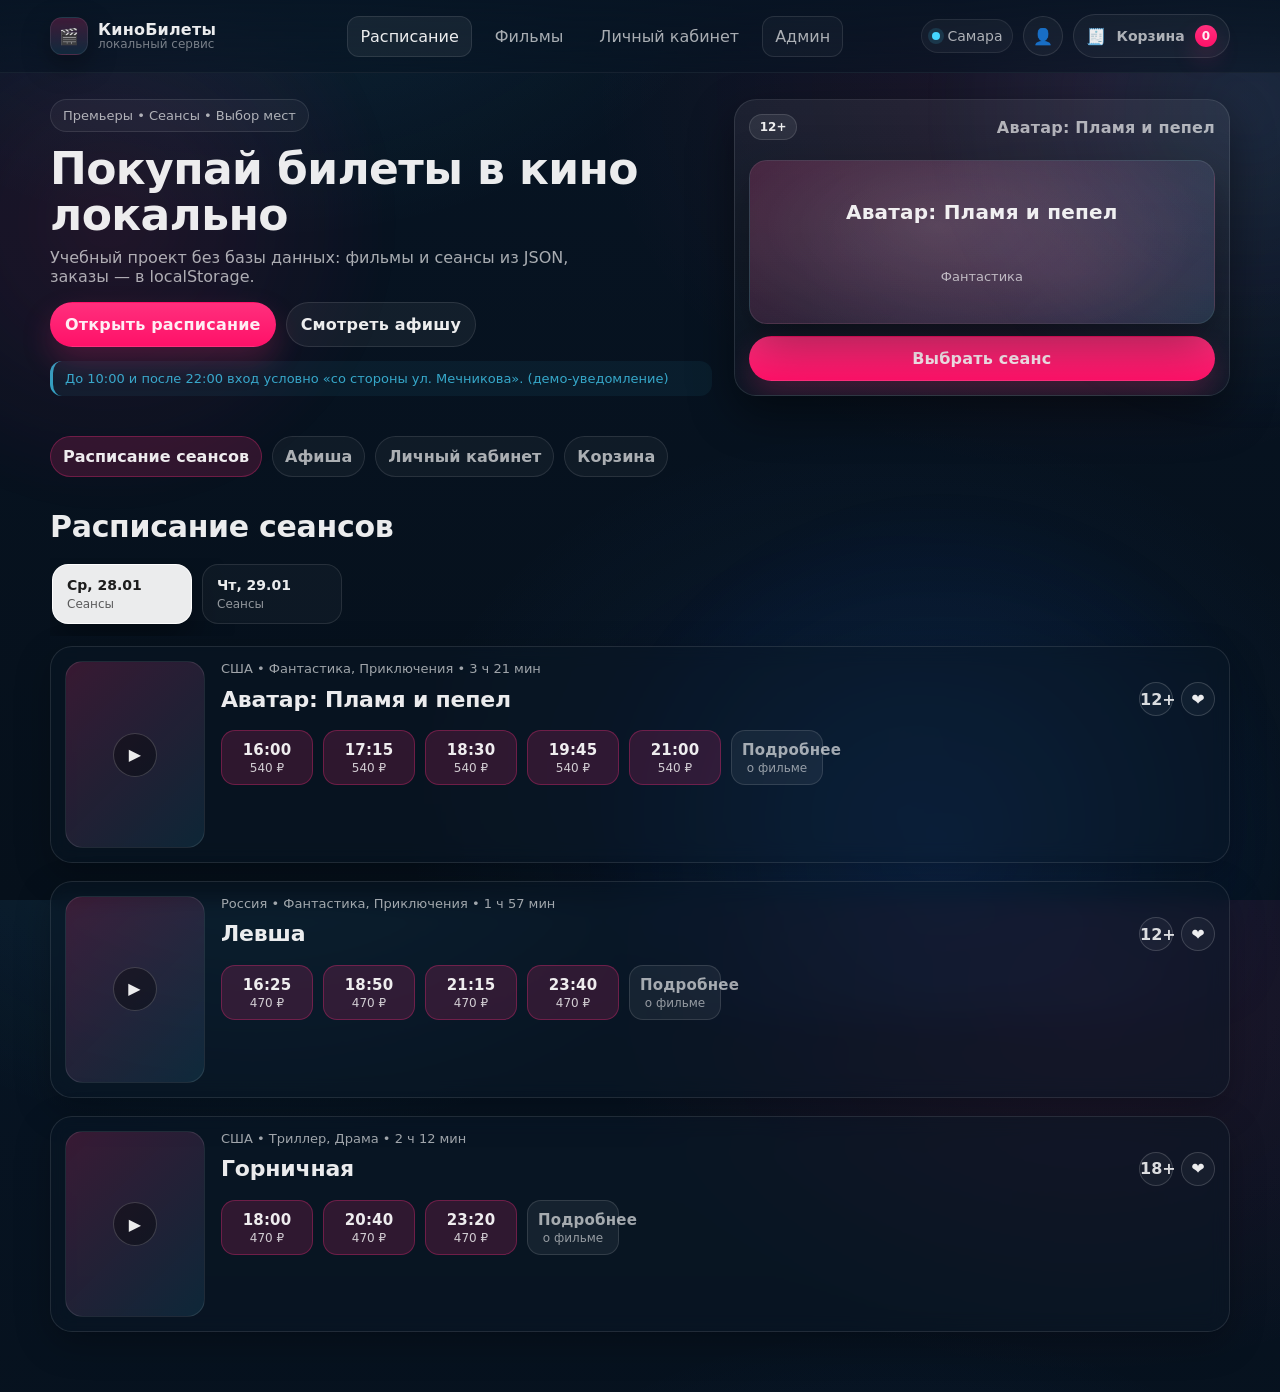
<file: index.html>
<!doctype html>
<html lang="ru">
<head>
  <meta charset="UTF-8" />
  <meta name="viewport" content="width=device-width, initial-scale=1.0" />
  <title>CinemaSite — билеты в кино</title>
  <meta name="description" content="Локальный сервис покупки билетов в кино (учебный проект без БД)" />

  <link rel="stylesheet" href="./css/style.css" />
</head>

<body>
  <!-- Background glow -->
  <div class="bg-glow" aria-hidden="true"></div>

  <!-- Header -->
  <header class="header">
    <div class="container header__inner">
      <a class="brand" href="#" data-nav="home" aria-label="На главную">
        <span class="brand__logo">🎬</span>
        <span class="brand__text">
          <span class="brand__name">КиноБилеты</span>
          <span class="brand__sub">локальный сервис</span>
        </span>
      </a>

      <nav class="nav" aria-label="Навигация">
        <button class="nav__link is-active" data-nav="schedule">Расписание</button>
        <button class="nav__link" data-nav="poster">Фильмы</button>
        <button class="nav__link" data-nav="account">Личный кабинет</button>
        <a class="nav__link nav__link--ghost" href="./admin.html" title="Открыть админ-панель">Админ</a>
      </nav>

      <div class="header__right">
        <div class="city">
          <span class="city__dot"></span>
          <span class="city__name">Самара</span>
        </div>

        <button class="icon-btn" data-nav="account" aria-label="Профиль">
          <span class="icon">👤</span>
        </button>

        <button class="cart-btn" data-nav="checkout" aria-label="Корзина">
          <span class="icon">🧾</span>
          <span class="cart-btn__text">Корзина</span>
          <span class="cart-badge" id="cartBadge" aria-label="Количество товаров в корзине">0</span>
        </button>
      </div>
    </div>
  </header>

  <!-- Hero banner -->
  <section class="hero">
    <div class="container hero__inner">
      <div class="hero__left">
        <div class="tag">Премьеры • Сеансы • Выбор мест</div>
        <h1 class="hero__title">Покупай билеты в кино локально</h1>
        <p class="hero__subtitle">
          Учебный проект без базы данных: фильмы и сеансы из JSON, заказы — в localStorage.
        </p>
        <div class="hero__actions">
          <button class="btn btn--primary" data-nav="schedule">Открыть расписание</button>
          <button class="btn btn--soft" data-nav="poster">Смотреть афишу</button>
        </div>
        <div class="hero__note">
          До 10:00 и после 22:00 вход условно «со стороны ул. Мечникова». (демо-уведомление)
        </div>
      </div>

      <div class="hero__right">
        <div class="hero-card">
          <div class="hero-card__top">
            <span class="pill">12+</span>
            <span class="hero-card__title" id="heroFilmTitle">Премьера недели</span>
          </div>

          <div class="hero-card__media" id="heroPoster">
            <!-- poster (svg placeholder) вставится через JS -->
          </div>

          <div class="hero-card__bottom">
            <button class="btn btn--primary btn--wide" id="heroGoBtn" data-nav="schedule">
              Выбрать сеанс
            </button>
          </div>
        </div>
      </div>
    </div>
  </section>

  <!-- Main content -->
  <main class="main">
    <div class="container">

      <!-- Tabs -->
      <section class="tabs">
        <button class="tab is-active" data-view="schedule">Расписание сеансов</button>
        <button class="tab" data-view="poster">Афиша</button>
        <button class="tab" data-view="account">Личный кабинет</button>
        <button class="tab" data-view="checkout">Корзина</button>
      </section>

      <!-- Views container -->
      <section class="views">
        <!-- Schedule -->
        <div class="view is-active" id="view-schedule" data-view="schedule">
          <div class="view__head">
            <h2 class="view__title">Расписание сеансов</h2>
          </div>

          <div class="date-tabs" id="dateTabs" aria-label="Выбор даты">
            <!-- Вкладки дат создаст JS -->
          </div>

          <div class="schedule" id="scheduleList">
            <!-- Список фильмов + кнопки времени создаст JS -->
          </div>
        </div>

        <!-- Poster -->
        <div class="view" id="view-poster" data-view="poster">
          <div class="view__head">
            <h2 class="view__title">Афиша</h2>

            <div class="filters">
              <input class="input" id="searchInput" type="search" placeholder="Поиск по названию..." />

              <select class="select" id="genreSelect" aria-label="Фильтр по жанру">
                <option value="">Жанр: все</option>
              </select>

              <select class="select" id="ageSelect" aria-label="Фильтр по возрасту">
                <option value="">Возраст: любой</option>
                <option value="6+">6+</option>
                <option value="12+">12+</option>
                <option value="16+">16+</option>
                <option value="18+">18+</option>
              </select>

              <input class="input" id="dateInput" type="date" aria-label="Фильтр по дате (по наличию сеансов)" />
              <button class="btn btn--soft" id="resetFilters">Сбросить</button>
            </div>
          </div>

          <div class="grid" id="posterGrid">
            <!-- Карточки фильмов создаст JS -->
          </div>
        </div>

        <!-- Film page (single) -->
        <div class="view" id="view-film" data-view="film">
          <div class="film" id="filmPage">
            <!-- Страница фильма создаст JS -->
          </div>
        </div>

        <!-- Checkout -->
        <div class="view" id="view-checkout" data-view="checkout">
          <div class="view__head">
            <h2 class="view__title">Корзина / оформление</h2>
          </div>

          <div class="checkout" id="checkoutRoot">
            <!-- Корзина + форма создаст JS -->
          </div>
        </div>

        <!-- Account -->
        <div class="view" id="view-account" data-view="account">
          <div class="view__head">
            <h2 class="view__title">Личный кабинет</h2>
          </div>

          <div class="account" id="accountRoot">
            <!-- Мои билеты + избранное создаст JS -->
          </div>
        </div>
      </section>
    </div>
  </main>

  <!-- Modal root -->
  <div class="modal-overlay" id="modalOverlay" hidden>
    <div class="modal" role="dialog" aria-modal="true" aria-labelledby="modalTitle">
      <button class="modal__close" id="modalClose" aria-label="Закрыть">✕</button>

      <div class="modal__head">
        <h3 class="modal__title" id="modalTitle">Выбор мест</h3>
        <div class="modal__meta" id="modalMeta"></div>
      </div>

      <div class="modal__body">
        <div class="seat-wrap">
          <div class="screen">Экран</div>

          <div class="seat-stage">
            <div class="seat-grid" id="seatGrid" aria-label="Схема зала">
              <!-- Места создаст seats.js -->
            </div>

            <div class="zoom">
              <button class="zoom__btn" id="zoomIn" aria-label="Увеличить">+</button>
              <button class="zoom__btn" id="zoomOut" aria-label="Уменьшить">−</button>
            </div>
          </div>

          <div class="seat-legend">
            <span class="legend-item"><i class="dot free"></i>Свободно</span>
            <span class="legend-item"><i class="dot selected"></i>Выбрано</span>
            <span class="legend-item"><i class="dot taken"></i>Занято</span>
          </div>
        </div>
      </div>

      <div class="modal__footer">
        <div class="modal__sum">
          <div class="sum__title">Вы выбрали:</div>
          <div class="sum__value" id="seatSummary">0 мест • 0 ₽</div>
        </div>

        <button class="btn btn--primary" id="addToCartBtn" disabled>Добавить в корзину</button>
      </div>
    </div>
  </div>

  <!-- Toast -->
  <div class="toast" id="toast" hidden></div>

  <!-- Scripts -->
  <script type="module" src="./js/app.js"></script>
</body>
</html>
</file>
<file: css/style.css>
/* =========================
   CinemaSite — Dark UI
   ========================= */

:root{
  --bg0:#071423;
  --bg1:#06101b;
  --card: rgba(12, 28, 45, .62);
  --card2: rgba(10, 24, 40, .72);
  --stroke: rgba(255,255,255,.10);
  --stroke2: rgba(255,255,255,.16);

  --text: rgba(255,255,255,.92);
  --muted: rgba(255,255,255,.65);
  --muted2: rgba(255,255,255,.45);

  --accent:#ff2f7d;     /* main pink */
  --accent2:#ff5aa0;    /* hover */
  --cyan:#45d6ff;
  --blue:#2a7dff;

  --free:#56c2ff;
  --selected:#245cff;
  --taken: rgba(255,255,255,.12);

  --shadow: 0 18px 45px rgba(0,0,0,.45);
  --radius: 18px;
  --radius2: 22px;

  --container: 1180px;
}

*{ box-sizing:border-box; }
html,body{ height:100%; }
body{
  margin:0;
  font-family: ui-sans-serif, system-ui, -apple-system, "Segoe UI", Roboto, Arial, "Apple Color Emoji","Segoe UI Emoji";
  color:var(--text);
  background:
    radial-gradient(900px 600px at 20% -10%, rgba(69,214,255,.10), transparent 55%),
    radial-gradient(900px 700px at 85% 10%, rgba(255,47,125,.10), transparent 55%),
    radial-gradient(900px 700px at 70% 90%, rgba(42,125,255,.10), transparent 55%),
    linear-gradient(180deg, var(--bg0), var(--bg1));
  overflow-x:hidden;
}

/* subtle animated glow layer */
.bg-glow{
  position:fixed;
  inset:-120px;
  pointer-events:none;
  background:
    radial-gradient(500px 500px at 15% 30%, rgba(255,47,125,.12), transparent 60%),
    radial-gradient(540px 540px at 90% 20%, rgba(69,214,255,.12), transparent 62%),
    radial-gradient(600px 600px at 70% 85%, rgba(42,125,255,.12), transparent 62%);
  filter: blur(18px);
  opacity:.9;
  z-index:-1;
  animation: glow 10s ease-in-out infinite alternate;
}
@keyframes glow{
  from{ transform: translate3d(0,0,0) scale(1); opacity:.85; }
  to{ transform: translate3d(0,-8px,0) scale(1.02); opacity:1; }
}

a{ color:inherit; text-decoration:none; }
button, input, select{
  font:inherit;
}
button{
  cursor:pointer;
  border:none;
  background:none;
  color:inherit;
}
img{ max-width:100%; display:block; }

.container{
  width:min(var(--container), calc(100% - 40px));
  margin:0 auto;
}

/* =========================
   Header
   ========================= */
.header{
  position:sticky;
  top:0;
  z-index:50;
  backdrop-filter: blur(14px);
  -webkit-backdrop-filter: blur(14px);
  background: linear-gradient(180deg, rgba(7,20,35,.84), rgba(7,20,35,.55));
  border-bottom: 1px solid rgba(255,255,255,.06);
}
.header__inner{
  display:flex;
  align-items:center;
  justify-content:space-between;
  gap:18px;
  padding:14px 0;
}

.brand{
  display:flex;
  align-items:center;
  gap:10px;
  min-width: 220px;
}
.brand__logo{
  width:38px;
  height:38px;
  display:grid;
  place-items:center;
  border-radius:12px;
  background: linear-gradient(180deg, rgba(255,47,125,.22), rgba(69,214,255,.10));
  border:1px solid rgba(255,255,255,.08);
  box-shadow: 0 10px 28px rgba(0,0,0,.35);
}
.brand__text{
  display:flex;
  flex-direction:column;
  line-height:1.1;
}
.brand__name{
  font-weight:800;
  letter-spacing:.2px;
}
.brand__sub{
  font-size:12px;
  color:var(--muted2);
}

.nav{
  display:flex;
  align-items:center;
  gap:10px;
  flex:1;
  justify-content:center;
}
.nav__link{
  padding:10px 12px;
  border-radius:12px;
  color:var(--muted);
  border:1px solid transparent;
  transition: .18s ease;
  white-space:nowrap;
}
.nav__link:hover{
  color:var(--text);
  background: rgba(255,255,255,.05);
  border-color: rgba(255,255,255,.08);
}
.nav__link.is-active{
  color:var(--text);
  background: rgba(255,255,255,.06);
  border-color: rgba(255,255,255,.10);
}
.nav__link--ghost{
  border: 1px solid rgba(255,255,255,.10);
  background: rgba(255,255,255,.03);
}

.header__right{
  display:flex;
  align-items:center;
  gap:10px;
  justify-content:flex-end;
  min-width: 280px;
}

.city{
  display:flex;
  align-items:center;
  gap:8px;
  padding:8px 10px;
  border-radius: 999px;
  background: rgba(255,255,255,.04);
  border:1px solid rgba(255,255,255,.08);
}
.city__dot{
  width:8px;height:8px;border-radius:999px;
  background: var(--cyan);
  box-shadow: 0 0 0 4px rgba(69,214,255,.14);
}
.city__name{
  font-size:14px;
  color:var(--muted);
}

.icon-btn{
  width:40px;
  height:40px;
  border-radius:999px;
  background: rgba(255,255,255,.04);
  border:1px solid rgba(255,255,255,.10);
  display:grid;
  place-items:center;
  transition:.18s ease;
}
.icon-btn:hover{
  transform: translateY(-1px);
  background: rgba(255,255,255,.06);
}

.cart-btn{
  display:flex;
  align-items:center;
  gap:10px;
  padding:10px 12px;
  border-radius:999px;
  background: rgba(255,255,255,.04);
  border:1px solid rgba(255,255,255,.10);
  transition:.18s ease;
}
.cart-btn:hover{
  transform: translateY(-1px);
  background: rgba(255,255,255,.06);
}
.cart-btn__text{
  color:var(--muted);
  font-weight:650;
  font-size:14px;
}
.cart-badge{
  min-width:22px;
  height:22px;
  border-radius:999px;
  background: linear-gradient(180deg, var(--accent), #ff1168);
  display:grid;
  place-items:center;
  font-size:12px;
  font-weight:800;
  padding:0 7px;
  box-shadow: 0 12px 24px rgba(255,47,125,.22);
}

/* =========================
   Hero
   ========================= */
.hero{
  padding:26px 0 10px;
}
.hero__inner{
  display:grid;
  grid-template-columns: 1.2fr .9fr;
  gap:22px;
  align-items:stretch;
}
.tag{
  display:inline-flex;
  align-items:center;
  gap:8px;
  font-size:13px;
  padding:8px 12px;
  border-radius:999px;
  background: rgba(255,255,255,.04);
  border:1px solid rgba(255,255,255,.10);
  color:var(--muted);
}
.hero__title{
  margin:14px 0 10px;
  font-size:44px;
  letter-spacing:-.6px;
  line-height:1.05;
}
.hero__subtitle{
  margin:0 0 16px;
  color:var(--muted);
  max-width: 560px;
}
.hero__actions{
  display:flex;
  gap:10px;
  flex-wrap:wrap;
}
.hero__note{
  margin-top:14px;
  font-size:13px;
  color:rgba(69,214,255,.75);
  padding:10px 12px;
  border-left:3px solid rgba(69,214,255,.7);
  background: rgba(69,214,255,.06);
  border-radius: 12px;
}

.hero-card{
  height:100%;
  border-radius: var(--radius2);
  background: linear-gradient(180deg, rgba(255,255,255,.06), rgba(255,255,255,.02));
  border:1px solid rgba(255,255,255,.10);
  box-shadow: var(--shadow);
  overflow:hidden;
  display:flex;
  flex-direction:column;
}
.hero-card__top{
  display:flex;
  align-items:center;
  justify-content:space-between;
  padding:14px 14px 10px;
}
.hero-card__title{
  font-weight:800;
  letter-spacing:.2px;
  color:var(--muted);
}
.pill{
  display:inline-flex;
  align-items:center;
  justify-content:center;
  height:26px;
  padding:0 10px;
  border-radius:999px;
  background: rgba(255,255,255,.08);
  border:1px solid rgba(255,255,255,.12);
  font-weight:800;
  font-size:12px;
}
.hero-card__media{
  padding:10px 14px 0;
  flex:1;
  display:flex;
}
.poster-placeholder{
  width:100%;
  border-radius: 18px;
  overflow:hidden;
  border:1px solid rgba(255,255,255,.10);
  background: linear-gradient(135deg, rgba(255,47,125,.18), rgba(69,214,255,.10));
  box-shadow: 0 20px 50px rgba(0,0,0,.38);
  position:relative;
}
.poster-placeholder::after{
  content:"";
  position:absolute;
  inset:0;
  background:
    radial-gradient(450px 220px at 40% 40%, rgba(255,255,255,.16), transparent 60%),
    radial-gradient(420px 220px at 70% 70%, rgba(255,47,125,.14), transparent 65%);
  mix-blend-mode: screen;
  opacity:.8;
}
.poster-placeholder__inner{
  position:absolute;
  inset:0;
  display:grid;
  place-items:center;
  padding:20px;
  text-align:center;
}
.poster-placeholder__inner strong{
  font-size:20px;
  letter-spacing:.2px;
}
.poster-placeholder__inner span{
  margin-top:6px;
  display:block;
  color:var(--muted);
  font-size:13px;
}
.hero-card__bottom{
  padding:12px 14px 14px;
}

/* =========================
   Buttons / Inputs
   ========================= */
.btn{
  border-radius: 999px;
  padding:12px 14px;
  font-weight:800;
  letter-spacing:.2px;
  border:1px solid transparent;
  transition:.18s ease;
  display:inline-flex;
  align-items:center;
  gap:10px;
  justify-content:center;
}
.btn--primary{
  background: linear-gradient(180deg, var(--accent), #ff1168);
  box-shadow: 0 14px 30px rgba(255,47,125,.22);
}
.btn--primary:hover{ transform: translateY(-1px); background: linear-gradient(180deg, var(--accent2), #ff2f7d); }
.btn--primary:active{ transform: translateY(0px); }

.btn--soft{
  background: rgba(255,255,255,.05);
  border-color: rgba(255,255,255,.10);
  color:var(--text);
}
.btn--soft:hover{
  background: rgba(255,255,255,.07);
  transform: translateY(-1px);
}
.btn--wide{ width:100%; }

.input, .select{
  height:42px;
  border-radius: 12px;
  border:1px solid rgba(255,255,255,.12);
  background: rgba(7,20,35,.55);
  color:var(--text);
  padding:0 12px;
  outline:none;
  transition:.16s ease;
}
.input::placeholder{ color: rgba(255,255,255,.45); }
.input:focus, .select:focus{
  border-color: rgba(69,214,255,.45);
  box-shadow: 0 0 0 4px rgba(69,214,255,.12);
}

/* =========================
   Main / Views
   ========================= */
.main{
  padding: 12px 0 60px;
}

.tabs{
  display:flex;
  gap:10px;
  flex-wrap:wrap;
  margin: 18px 0 14px;
}
.tab{
  padding:10px 12px;
  border-radius: 999px;
  border: 1px solid rgba(255,255,255,.10);
  background: rgba(255,255,255,.04);
  color:var(--muted);
  font-weight:800;
  transition:.18s ease;
}
.tab:hover{ background: rgba(255,255,255,.06); color:var(--text); }
.tab.is-active{
  background: rgba(255,47,125,.16);
  border-color: rgba(255,47,125,.30);
  color: var(--text);
}

.views{ }
.view{
  display:none;
  padding: 18px 0 0;
}
.view.is-active{ display:block; }

.view__head{
  display:flex;
  align-items:flex-end;
  justify-content:space-between;
  gap:14px;
  flex-wrap:wrap;
  margin-bottom: 14px;
}
.view__title{
  font-size: 30px;
  margin:0;
  letter-spacing:-.3px;
}

/* =========================
   Filters
   ========================= */
.filters{
  display:flex;
  gap:10px;
  flex-wrap:wrap;
  align-items:center;
}
.filters .input{ min-width: 220px; }
.filters .select{ min-width: 170px; }

/* =========================
   Date tabs
   ========================= */
.date-tabs{
  display:flex;
  gap:10px;
  flex-wrap:nowrap;
  overflow:auto;
  padding: 6px 2px 12px;
  margin-bottom: 10px;
}
.date-tabs::-webkit-scrollbar{ height:8px; }
.date-tabs::-webkit-scrollbar-thumb{
  background: rgba(255,255,255,.10);
  border-radius:999px;
}
.date-tab{
  min-width: 140px;
  text-align:left;
  padding: 12px 14px;
  border-radius: 16px;
  border: 1px solid rgba(255,255,255,.10);
  background: rgba(255,255,255,.03);
  color:var(--muted);
  transition:.18s ease;
}
.date-tab strong{
  display:block;
  color:var(--text);
  font-size:14px;
}
.date-tab span{
  display:block;
  margin-top:4px;
  color: rgba(255,255,255,.55);
  font-size:12px;
}
.date-tab:hover{
  transform: translateY(-1px);
  background: rgba(255,255,255,.05);
}
.date-tab.is-active{
  background: rgba(255,255,255,.92);
  color: rgba(0,0,0,.78);
  border-color: rgba(255,255,255,.92);
  box-shadow: 0 18px 40px rgba(0,0,0,.35);
}
.date-tab.is-active strong{ color: rgba(0,0,0,.88); }
.date-tab.is-active span{ color: rgba(0,0,0,.62); }

/* =========================
   Schedule list
   ========================= */
.schedule{
  display:flex;
  flex-direction:column;
  gap:18px;
}
.s-card{
  display:grid;
  grid-template-columns: 140px 1fr;
  gap:16px;
  padding: 14px;
  border-radius: var(--radius2);
  background: rgba(10,24,40,.42);
  border: 1px solid rgba(255,255,255,.10);
  box-shadow: 0 12px 35px rgba(0,0,0,.25);
  backdrop-filter: blur(10px);
  -webkit-backdrop-filter: blur(10px);
}
.s-poster{
  width:140px;
  aspect-ratio: 3/4;
  border-radius: 18px;
  overflow:hidden;
  border:1px solid rgba(255,255,255,.10);
  background: linear-gradient(135deg, rgba(255,47,125,.20), rgba(69,214,255,.10));
  position:relative;
}
.s-poster .play{
  position:absolute;
  left:50%;
  top:50%;
  transform:translate(-50%,-50%);
  width:44px;height:44px;border-radius:999px;
  background: rgba(0,0,0,.35);
  border:1px solid rgba(255,255,255,.18);
  display:grid;
  place-items:center;
}
.s-body{ min-width:0; }
.s-meta{
  display:flex;
  gap:14px;
  color: rgba(255,255,255,.62);
  font-size:13px;
}
.s-title-row{
  margin-top:6px;
  display:flex;
  align-items:center;
  justify-content:space-between;
  gap:10px;
}
.s-title{
  margin:0;
  font-size:22px;
  letter-spacing:-.2px;
  line-height:1.15;
}
.s-badges{
  display:flex;
  gap:8px;
  align-items:center;
}
.badge{
  width:34px;height:34px;border-radius:999px;
  border:1px solid rgba(255,255,255,.16);
  background: rgba(255,255,255,.04);
  display:grid;
  place-items:center;
  color: rgba(255,255,255,.85);
  font-weight:900;
}
.fav{
  width:34px;height:34px;border-radius:999px;
  border:1px solid rgba(255,255,255,.16);
  background: rgba(255,255,255,.04);
  display:grid;
  place-items:center;
  transition:.16s ease;
}
.fav:hover{ transform: translateY(-1px); background: rgba(255,255,255,.06); }
.fav.is-active{
  border-color: rgba(255,47,125,.35);
  background: rgba(255,47,125,.14);
}
.fav span{ font-size:16px; }

.session-chips{
  display:flex;
  gap:10px;
  flex-wrap:wrap;
  margin-top: 14px;
}
.chip{
  width: 92px;
  padding: 10px 10px 9px;
  border-radius: 14px;
  background: rgba(255,47,125,.16);
  border: 1px solid rgba(255,47,125,.30);
  transition:.16s ease;
  text-align:center;
}
.chip strong{
  display:block;
  font-size:15px;
  letter-spacing:.2px;
}
.chip span{
  display:block;
  margin-top:2px;
  font-size:12px;
  color: rgba(255,255,255,.78);
}
.chip:hover{
  transform: translateY(-1px);
  background: rgba(255,47,125,.22);
}
.chip.is-dim{
  background: rgba(255,255,255,.06);
  border-color: rgba(255,255,255,.12);
  color: rgba(255,255,255,.62);
}
.chip.is-dim span{ color: rgba(255,255,255,.55); }

/* =========================
   Poster grid
   ========================= */
.grid{
  display:grid;
  grid-template-columns: repeat(4, minmax(0, 1fr));
  gap:14px;
}
.card{
  border-radius: var(--radius2);
  background: rgba(10,24,40,.40);
  border: 1px solid rgba(255,255,255,.10);
  overflow:hidden;
  box-shadow: 0 12px 30px rgba(0,0,0,.22);
  transition:.18s ease;
}
.card:hover{ transform: translateY(-2px); border-color: rgba(255,255,255,.16); }
.card__poster{
  aspect-ratio: 3/4;
  background: linear-gradient(135deg, rgba(255,47,125,.18), rgba(69,214,255,.10));
  position:relative;
}
.card__content{
  padding: 12px 12px 12px;
}
.card__title{
  margin:0 0 6px;
  font-weight:900;
  letter-spacing:-.15px;
}
.card__line{
  display:flex;
  gap:10px;
  flex-wrap:wrap;
  color: rgba(255,255,255,.62);
  font-size:13px;
}
.card__actions{
  margin-top:10px;
  display:flex;
  align-items:center;
  gap:10px;
  justify-content:space-between;
}
.card__btn{
  padding:10px 12px;
  border-radius: 12px;
  background: rgba(255,255,255,.05);
  border: 1px solid rgba(255,255,255,.10);
  font-weight:900;
}
.card__btn:hover{ background: rgba(255,255,255,.07); }
.card__fav{
  width:40px;height:40px;border-radius:999px;
  border:1px solid rgba(255,255,255,.12);
  background: rgba(255,255,255,.04);
  display:grid;
  place-items:center;
}
.card__fav.is-active{
  border-color: rgba(255,47,125,.35);
  background: rgba(255,47,125,.14);
}

/* =========================
   Film page
   ========================= */
.film{
  border-radius: var(--radius2);
  background: rgba(10,24,40,.40);
  border:1px solid rgba(255,255,255,.10);
  box-shadow: 0 12px 35px rgba(0,0,0,.22);
  padding: 16px;
}
.film__top{
  display:grid;
  grid-template-columns: 260px 1fr;
  gap:18px;
}
.film__poster{
  border-radius: 18px;
  overflow:hidden;
  border:1px solid rgba(255,255,255,.10);
  background: linear-gradient(135deg, rgba(255,47,125,.18), rgba(69,214,255,.10));
  aspect-ratio: 3/4;
}
.film__titleRow{
  display:flex;
  align-items:flex-start;
  justify-content:space-between;
  gap:12px;
}
.film__title{
  margin: 0 0 6px;
  font-size: 30px;
  letter-spacing:-.3px;
}
.film__meta{
  display:flex;
  gap:14px;
  flex-wrap:wrap;
  color: rgba(255,255,255,.62);
  font-size:13px;
  margin-bottom: 12px;
}
.film__desc{
  color: rgba(255,255,255,.78);
  line-height:1.55;
  margin: 0 0 12px;
}
.film__actions{
  display:flex;
  gap:10px;
  flex-wrap:wrap;
  align-items:center;
  margin-bottom: 10px;
}
.trailer-btn{
  background: rgba(69,214,255,.10);
  border:1px solid rgba(69,214,255,.22);
}
.trailer-btn:hover{
  background: rgba(69,214,255,.14);
}
.film__sessions{
  margin-top: 14px;
}
.section-label{
  font-weight:900;
  color: rgba(255,255,255,.80);
  margin: 10px 0 10px;
}

/* =========================
   Checkout
   ========================= */
.checkout{
  display:grid;
  grid-template-columns: 1fr 360px;
  gap:14px;
}
.panel{
  border-radius: var(--radius2);
  background: rgba(10,24,40,.40);
  border: 1px solid rgba(255,255,255,.10);
  box-shadow: 0 12px 35px rgba(0,0,0,.22);
  padding: 14px;
}
.panel h3{ margin:0 0 10px; font-size:18px; }
.cart-item{
  padding:12px;
  border-radius: 16px;
  border:1px solid rgba(255,255,255,.10);
  background: rgba(255,255,255,.03);
  display:flex;
  justify-content:space-between;
  gap:10px;
  margin-bottom:10px;
}
.cart-item__left{
  min-width:0;
}
.cart-item__title{
  font-weight:900;
  margin:0 0 4px;
}
.cart-item__meta{
  color: rgba(255,255,255,.62);
  font-size:13px;
}
.cart-item__right{
  text-align:right;
  display:flex;
  flex-direction:column;
  gap:8px;
  align-items:flex-end;
}
.small-btn{
  padding:8px 10px;
  border-radius: 12px;
  background: rgba(255,255,255,.04);
  border:1px solid rgba(255,255,255,.10);
  font-weight:900;
}
.small-btn:hover{ background: rgba(255,255,255,.06); }
.total{
  display:flex;
  justify-content:space-between;
  align-items:center;
  padding-top: 10px;
  margin-top: 10px;
  border-top:1px solid rgba(255,255,255,.10);
}
.total strong{ font-size:18px; }
.form{
  display:flex;
  flex-direction:column;
  gap:10px;
}
.form label{
  font-size:13px;
  color: rgba(255,255,255,.70);
  display:flex;
  flex-direction:column;
  gap:6px;
}
.form .btn{ margin-top: 6px; }

/* =========================
   Account
   ========================= */
.account{
  display:grid;
  grid-template-columns: 1fr 1fr;
  gap:14px;
}
.ticket{
  padding:12px;
  border-radius: 16px;
  border:1px solid rgba(255,255,255,.10);
  background: rgba(255,255,255,.03);
  margin-bottom: 10px;
}
.ticket__title{ margin:0 0 6px; font-weight:900; }
.ticket__meta{ color: rgba(255,255,255,.62); font-size:13px; }
.qr{
  margin-top:10px;
  padding:10px;
  border-radius: 14px;
  border:1px dashed rgba(255,255,255,.18);
  color: rgba(255,255,255,.72);
  font-family: ui-monospace, SFMono-Regular, Menlo, Monaco, Consolas, "Liberation Mono", "Courier New", monospace;
  font-size:12px;
  white-space:pre-wrap;
}

/* =========================
   Modal
   ========================= */
.modal-overlay{
  position:fixed;
  inset:0;
  background: rgba(0,0,0,.55);
  display:grid;
  place-items:center;
  padding: 20px;
  z-index:100;
}
.modal{
  width:min(980px, 100%);
  border-radius: 22px;
  background: rgba(255,255,255,.92);
  color: rgba(0,0,0,.86);
  box-shadow: 0 30px 70px rgba(0,0,0,.45);
  position:relative;
  overflow:hidden;
  animation: pop .14s ease-out;
}
@keyframes pop{
  from{ transform: translateY(6px) scale(.985); opacity:.6; }
  to{ transform: translateY(0) scale(1); opacity:1; }
}
.modal__close{
  position:absolute;
  right:14px;
  top:14px;
  width:42px;height:42px;
  border-radius: 14px;
  background: rgba(0,0,0,.06);
  border:1px solid rgba(0,0,0,.10);
}
.modal__close:hover{ background: rgba(0,0,0,.09); }

.modal__head{
  padding: 18px 18px 10px;
}
.modal__title{
  margin:0 0 6px;
  font-size: 22px;
  font-weight:1000;
}
.modal__meta{
  color: rgba(0,0,0,.64);
  font-size: 13px;
}
.modal__body{
  padding: 0 18px 10px;
}
.modal__footer{
  padding: 12px 18px 18px;
  display:flex;
  justify-content:space-between;
  gap:12px;
  align-items:center;
}
.modal__sum{
  display:flex;
  flex-direction:column;
  gap:4px;
}
.sum__title{ font-size:13px; color: rgba(0,0,0,.62); }
.sum__value{ font-weight:1000; }

.seat-wrap{
  border-radius: 18px;
  background: rgba(7,20,35,.95);
  border:1px solid rgba(0,0,0,.10);
  padding: 14px;
  color: rgba(255,255,255,.92);
}
.screen{
  height: 6px;
  border-radius: 999px;
  background: linear-gradient(90deg, rgba(255,255,255,.08), rgba(255,255,255,.75), rgba(255,255,255,.08));
  margin: 6px auto 14px;
  width: 80%;
  box-shadow: 0 10px 25px rgba(255,255,255,.14);
}
.seat-stage{
  position:relative;
  min-height: 360px;
  padding: 6px 46px 12px;
}
.seat-grid{
  display:grid;
  gap:8px 10px;
  justify-content:center;
  transform-origin: center;
}
.seat-row{
  display:flex;
  gap:10px;
  justify-content:center;
}
.seat{
  width: 34px;
  height: 34px;
  border-radius: 10px;
  border: 1px solid rgba(255,255,255,.12);
  background: rgba(86,194,255,.24);
  color: rgba(255,255,255,.92);
  display:grid;
  place-items:center;
  font-weight:900;
  font-size:12px;
  transition:.12s ease;
  user-select:none;
}
.seat:hover{ transform: translateY(-1px); background: rgba(86,194,255,.30); }
.seat.is-selected{
  background: rgba(36,92,255,.65);
  border-color: rgba(36,92,255,.95);
}
.seat.is-taken{
  background: rgba(255,255,255,.10);
  border-color: rgba(255,255,255,.08);
  color: rgba(255,255,255,.35);
  cursor:not-allowed;
  transform:none;
}
.zoom{
  position:absolute;
  right: 8px;
  top: 50%;
  transform: translateY(-50%);
  display:flex;
  flex-direction:column;
  gap:10px;
}
.zoom__btn{
  width:46px;height:46px;
  border-radius: 999px;
  background: rgba(255,255,255,.08);
  border:1px solid rgba(255,255,255,.14);
  color: rgba(255,255,255,.92);
  font-size:20px;
  font-weight:1000;
}
.zoom__btn:hover{ background: rgba(255,255,255,.12); }

.seat-legend{
  display:flex;
  gap:14px;
  flex-wrap:wrap;
  margin-top: 12px;
  color: rgba(255,255,255,.72);
  font-size:13px;
}
.legend-item{
  display:flex;
  align-items:center;
  gap:8px;
}
.dot{
  width:12px;height:12px;border-radius:4px; display:inline-block;
}
.dot.free{ background: rgba(86,194,255,.55); border:1px solid rgba(255,255,255,.12); }
.dot.selected{ background: rgba(36,92,255,.85); border:1px solid rgba(255,255,255,.12); }
.dot.taken{ background: rgba(255,255,255,.18); border:1px solid rgba(255,255,255,.08); }

/* =========================
   Toast
   ========================= */
.toast{
  position:fixed;
  left:50%;
  bottom: 18px;
  transform: translateX(-50%);
  padding: 12px 14px;
  border-radius: 999px;
  background: rgba(7,20,35,.92);
  border:1px solid rgba(255,255,255,.10);
  box-shadow: 0 18px 40px rgba(0,0,0,.35);
  color: rgba(255,255,255,.92);
  z-index:200;
}

/* =========================
   Utilities
   ========================= */
.hidden{ display:none !important; }

/* =========================
   Responsive
   ========================= */
@media (max-width: 980px){
  .hero__inner{ grid-template-columns: 1fr; }
  .header__right{ min-width: auto; }
  .brand{ min-width:auto; }
  .nav{ justify-content:flex-start; overflow:auto; }
  .nav::-webkit-scrollbar{ height:6px; }
  .nav::-webkit-scrollbar-thumb{ background: rgba(255,255,255,.10); border-radius:999px; }
  .grid{ grid-template-columns: repeat(2, minmax(0, 1fr)); }
  .checkout{ grid-template-columns: 1fr; }
  .account{ grid-template-columns: 1fr; }
  .film__top{ grid-template-columns: 1fr; }
}

@media (max-width: 520px){
  .hero__title{ font-size: 34px; }
  .filters .input{ min-width: 100%; }
  .filters .select{ min-width: 100%; }
  .grid{ grid-template-columns: 1fr; }
  .s-card{ grid-template-columns: 1fr; }
  .s-poster{ width:100%; max-width:220px; }
  .seat-stage{ padding: 6px 10px 12px; }
  .zoom{ right:6px; }
}

[hidden]{
  display: none !important;
}

.s-poster, .card__poster, .film__poster{
  background-size: cover;
  background-position: center;
  background-repeat: no-repeat;
}
</file>
